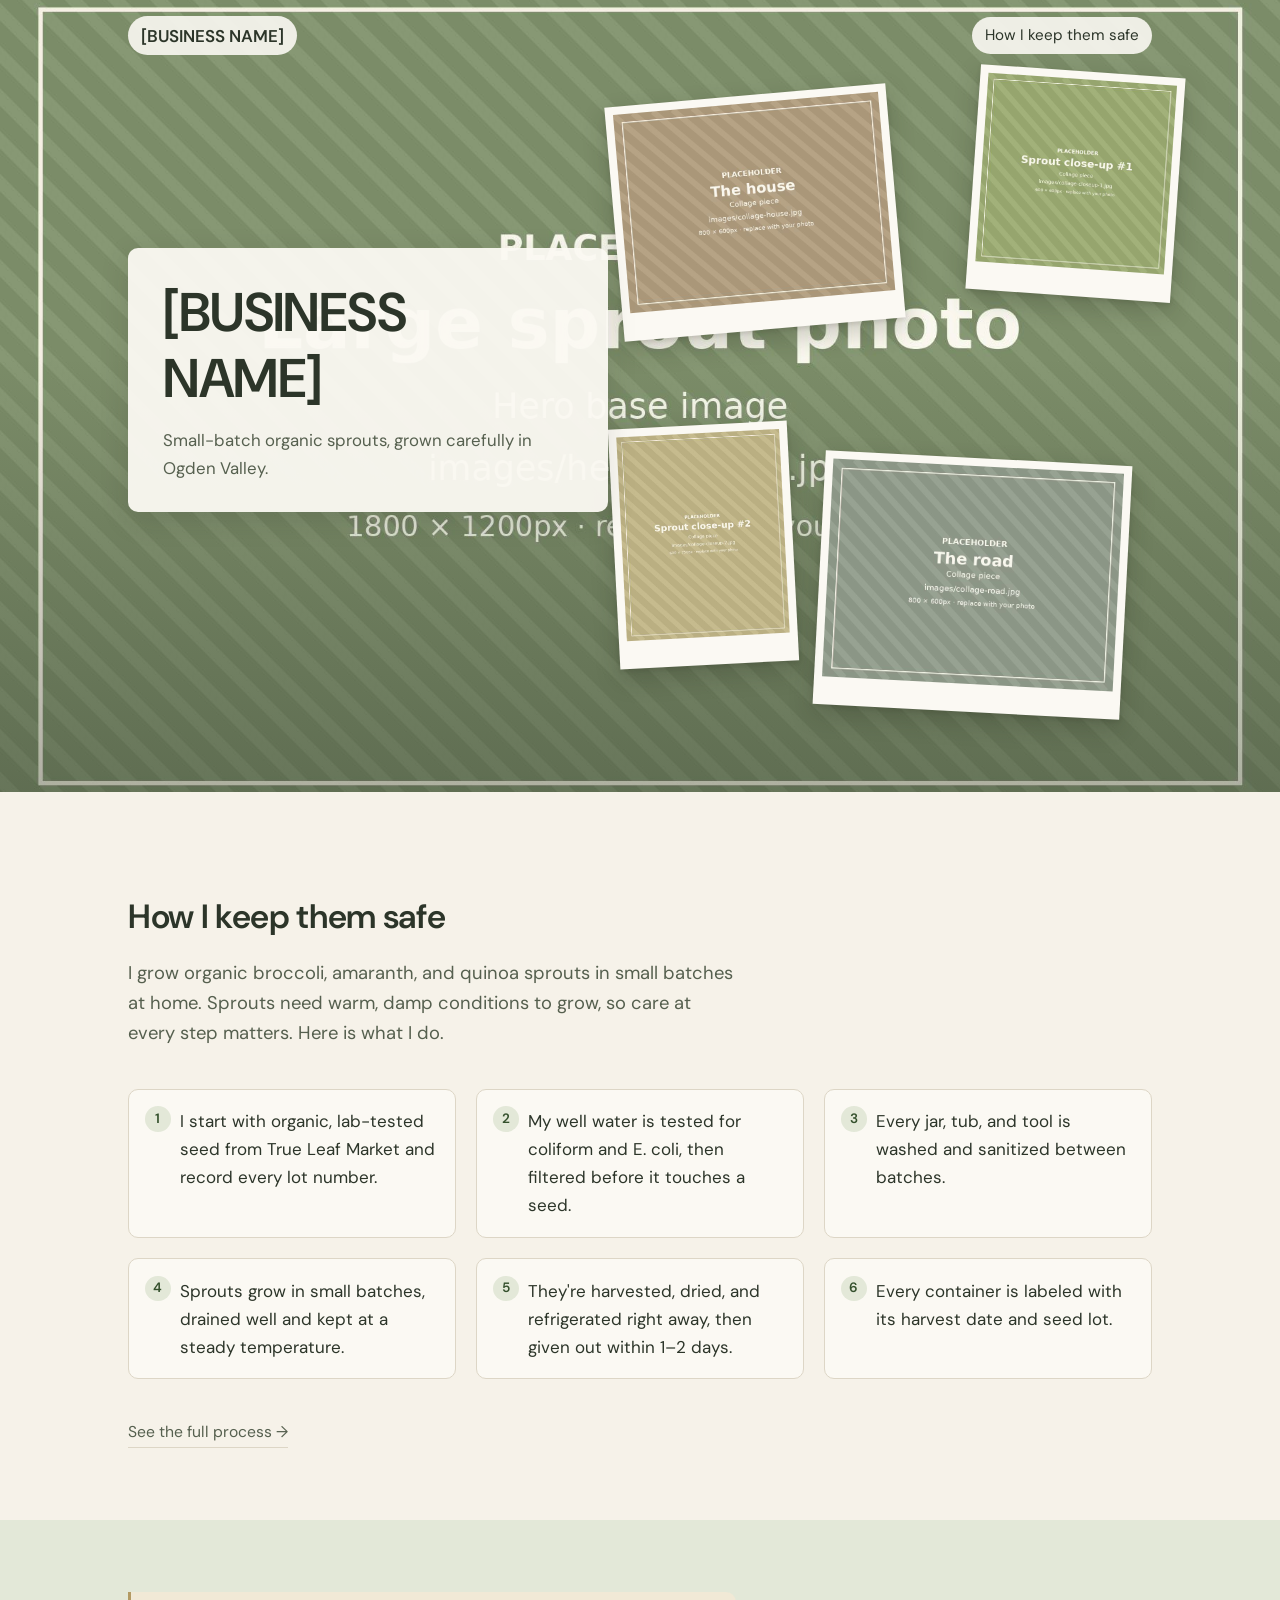
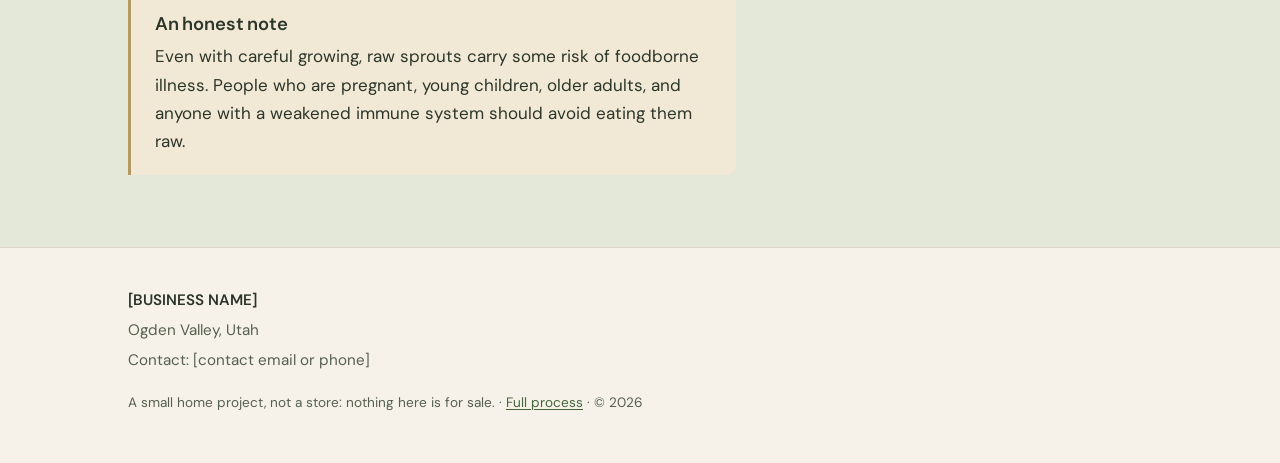
<file: sprouts/index.html>
<!DOCTYPE html>
<html lang="en">
<head>
  <meta charset="UTF-8" />
  <meta name="viewport" content="width=device-width, initial-scale=1.0" />
  <title>[BUSINESS NAME] | Organic sprouts, Ogden Valley</title>
  <meta name="description" content="A small home project growing organic broccoli, amaranth, and quinoa sprouts in Ogden Valley, Utah, and an honest look at how they're kept safe." />
  <meta name="theme-color" content="#f6f2e9" />

  <link rel="preconnect" href="https://fonts.googleapis.com" />
  <link rel="preconnect" href="https://fonts.gstatic.com" crossorigin />
  <link rel="stylesheet" href="https://fonts.googleapis.com/css2?family=DM+Sans:opsz,wght@9..40,400;9..40,600&display=swap" />
  <link rel="stylesheet" href="css/style.css" />
</head>
<body>
  <a class="skip-link" href="#main">Skip to content</a>

  <header class="site-header">
    <div class="wrap">
      <a class="brand" href="index.html" data-site="businessName">[BUSINESS NAME]</a>
      <nav aria-label="Main">
        <a href="#safety">How I keep them safe</a>
      </nav>
    </div>
  </header>

  <main id="main">

    <!-- ============ HERO: layered photo collage ============
         Swap any image by replacing the file in /images with your own
         photo using the SAME filename (or change the src below). -->
    <section class="hero" aria-labelledby="hero-title">
      <div class="collage">
        <img class="collage__base" src="images/hero-sprouts.jpg"
             alt="A jar of fresh green sprouts, close up" width="1800" height="1200" />

        <figure class="piece piece--house reveal">
          <img src="images/collage-house.jpg" alt="The house in Ogden Valley where the sprouts are grown" width="800" height="600" />
        </figure>
        <figure class="piece piece--close1 reveal">
          <img src="images/collage-closeup-1.jpg" alt="Close-up of broccoli sprouts" width="600" height="600" />
        </figure>
        <figure class="piece piece--road reveal">
          <img src="images/collage-road.jpg" alt="The country road leading to the house, with mountains behind" width="800" height="600" />
        </figure>
        <figure class="piece piece--close2 reveal">
          <img src="images/collage-closeup-2.jpg" alt="Close-up of amaranth sprouts" width="600" height="750" />
        </figure>
      </div>

      <div class="hero__text reveal">
        <h1 id="hero-title" data-site="businessName">[BUSINESS NAME]</h1>
        <p data-site="tagline">Small-batch organic sprouts, grown carefully in Ogden Valley.</p>
      </div>
    </section>

    <!-- ============ HOW I KEEP THEM SAFE ============ -->
    <section class="section" id="safety" aria-labelledby="safety-title">
      <div class="wrap">
        <p class="eyebrow reveal">Liberty &amp; Eden, Utah</p>
        <h2 id="safety-title" data-reveal-words>How I keep them safe</h2>
        <p class="intro" data-reveal-words>
          I grow organic broccoli, amaranth, and quinoa sprouts in small batches at home.
          Sprouts need warm, damp conditions to grow, so care at every step matters. Here is what I do.
        </p>

        <ol class="safety-list" data-reveal-stagger>
          <li>I start with organic, lab-tested seed from True Leaf Market and record every lot number.</li>
          <li>My well water is tested for coliform and E.&nbsp;coli, then filtered before it touches a seed.</li>
          <li>Every jar, tub, and tool is washed and sanitized between batches.</li>
          <li>Sprouts grow in small batches, drained well and kept at a steady temperature.</li>
          <li>They're harvested, dried, and refrigerated right away, then given out within 1–2 days.</li>
          <li>Every container is labeled with its harvest date and seed lot.</li>
        </ol>

        <a class="quiet-link reveal" href="protocol.html">See the full process →</a>
      </div>
    </section>

    <!-- ============ HONEST NOTE ============ -->
    <section class="section section--sage" aria-labelledby="note-title">
      <div class="wrap">
        <div class="note reveal">
          <h2 id="note-title">An honest note</h2>
          <p>
            Even with careful growing, raw sprouts carry some risk of foodborne illness.
            People who are pregnant, young children, older adults, and anyone with a weakened
            immune system should avoid eating them raw.
          </p>
        </div>
      </div>
    </section>

  </main>

  <footer class="site-footer">
    <div class="wrap">
      <p><strong data-site="businessName">[BUSINESS NAME]</strong></p>
      <p data-site="location">Ogden Valley, Utah</p>
      <p>Contact: <span data-site="contact">[contact email or phone]</span></p>
      <p class="fine">
        A small home project, not a store: nothing here is for sale.
        · <a href="protocol.html">Full process</a>
        · © <span data-year>2026</span>
      </p>
    </div>
  </footer>

  <script src="js/config.js"></script>
  <script src="js/main.js"></script>
</body>
</html>
</file>
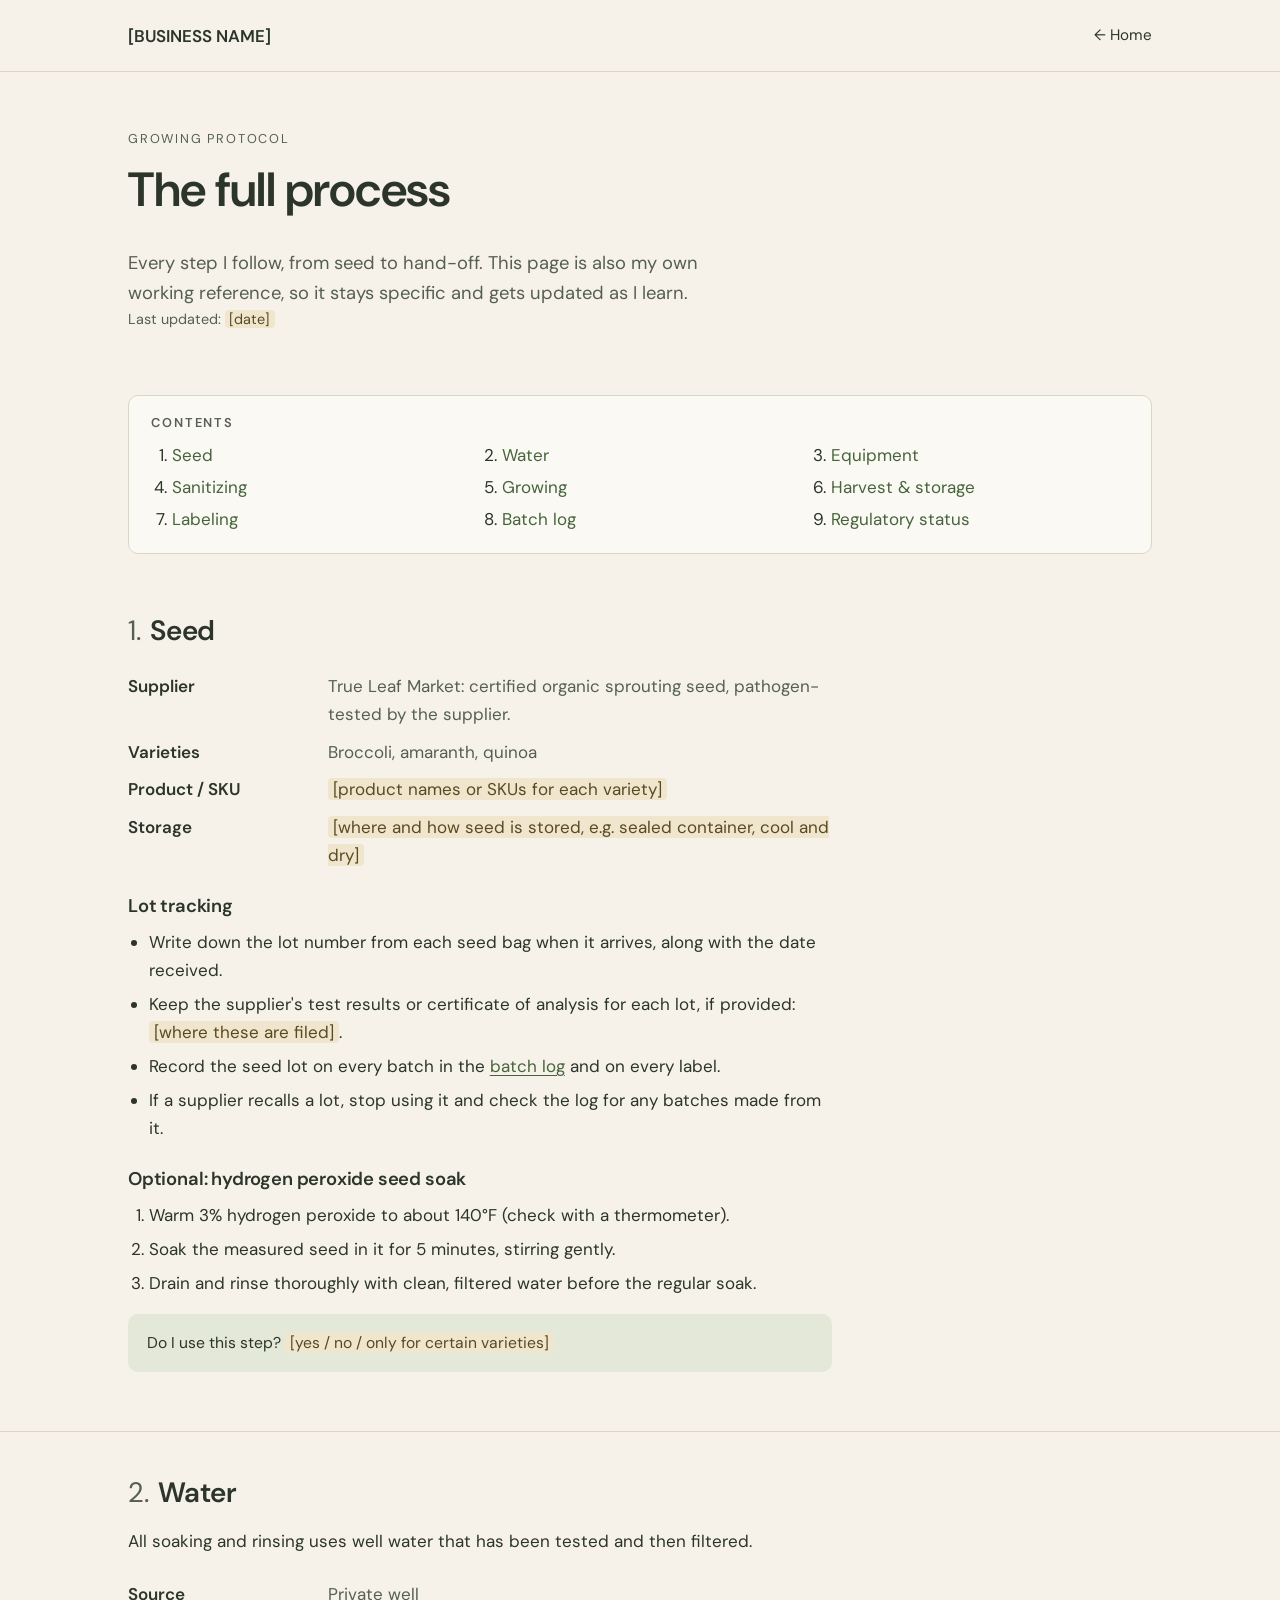
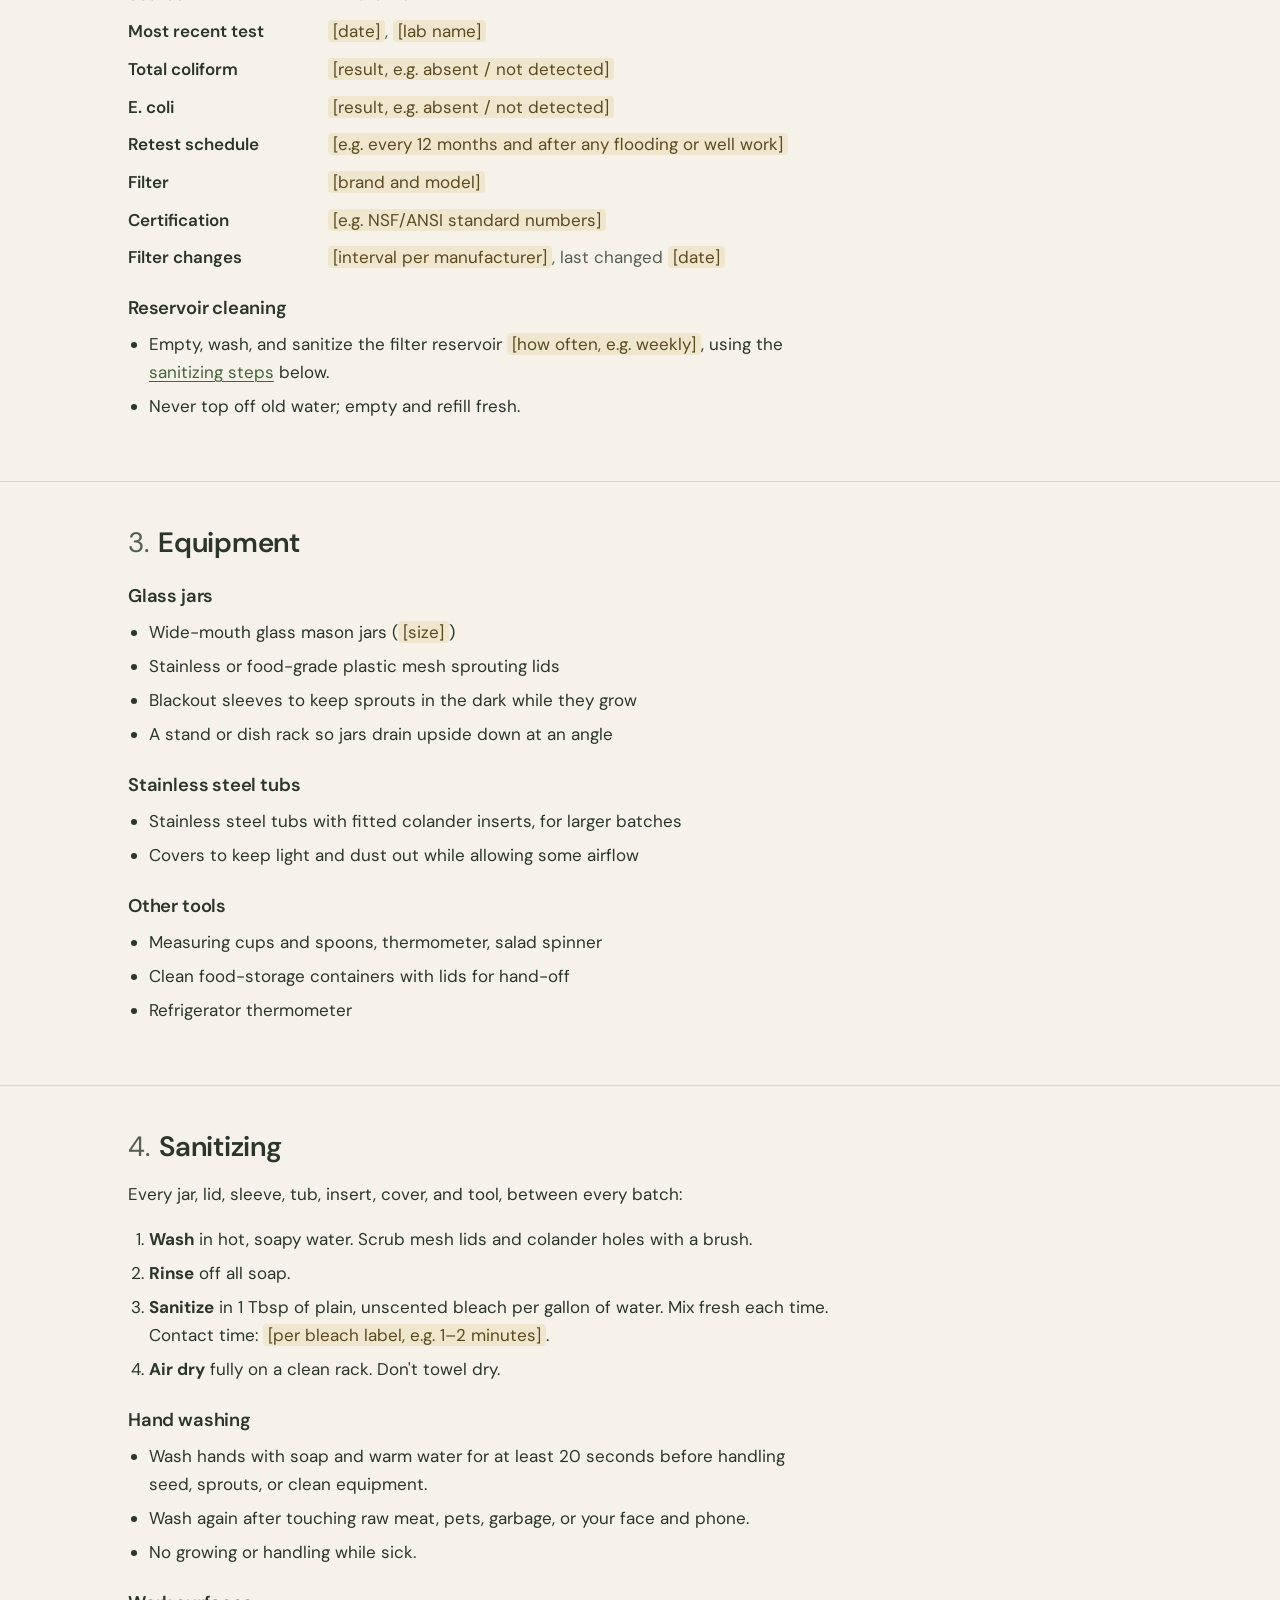
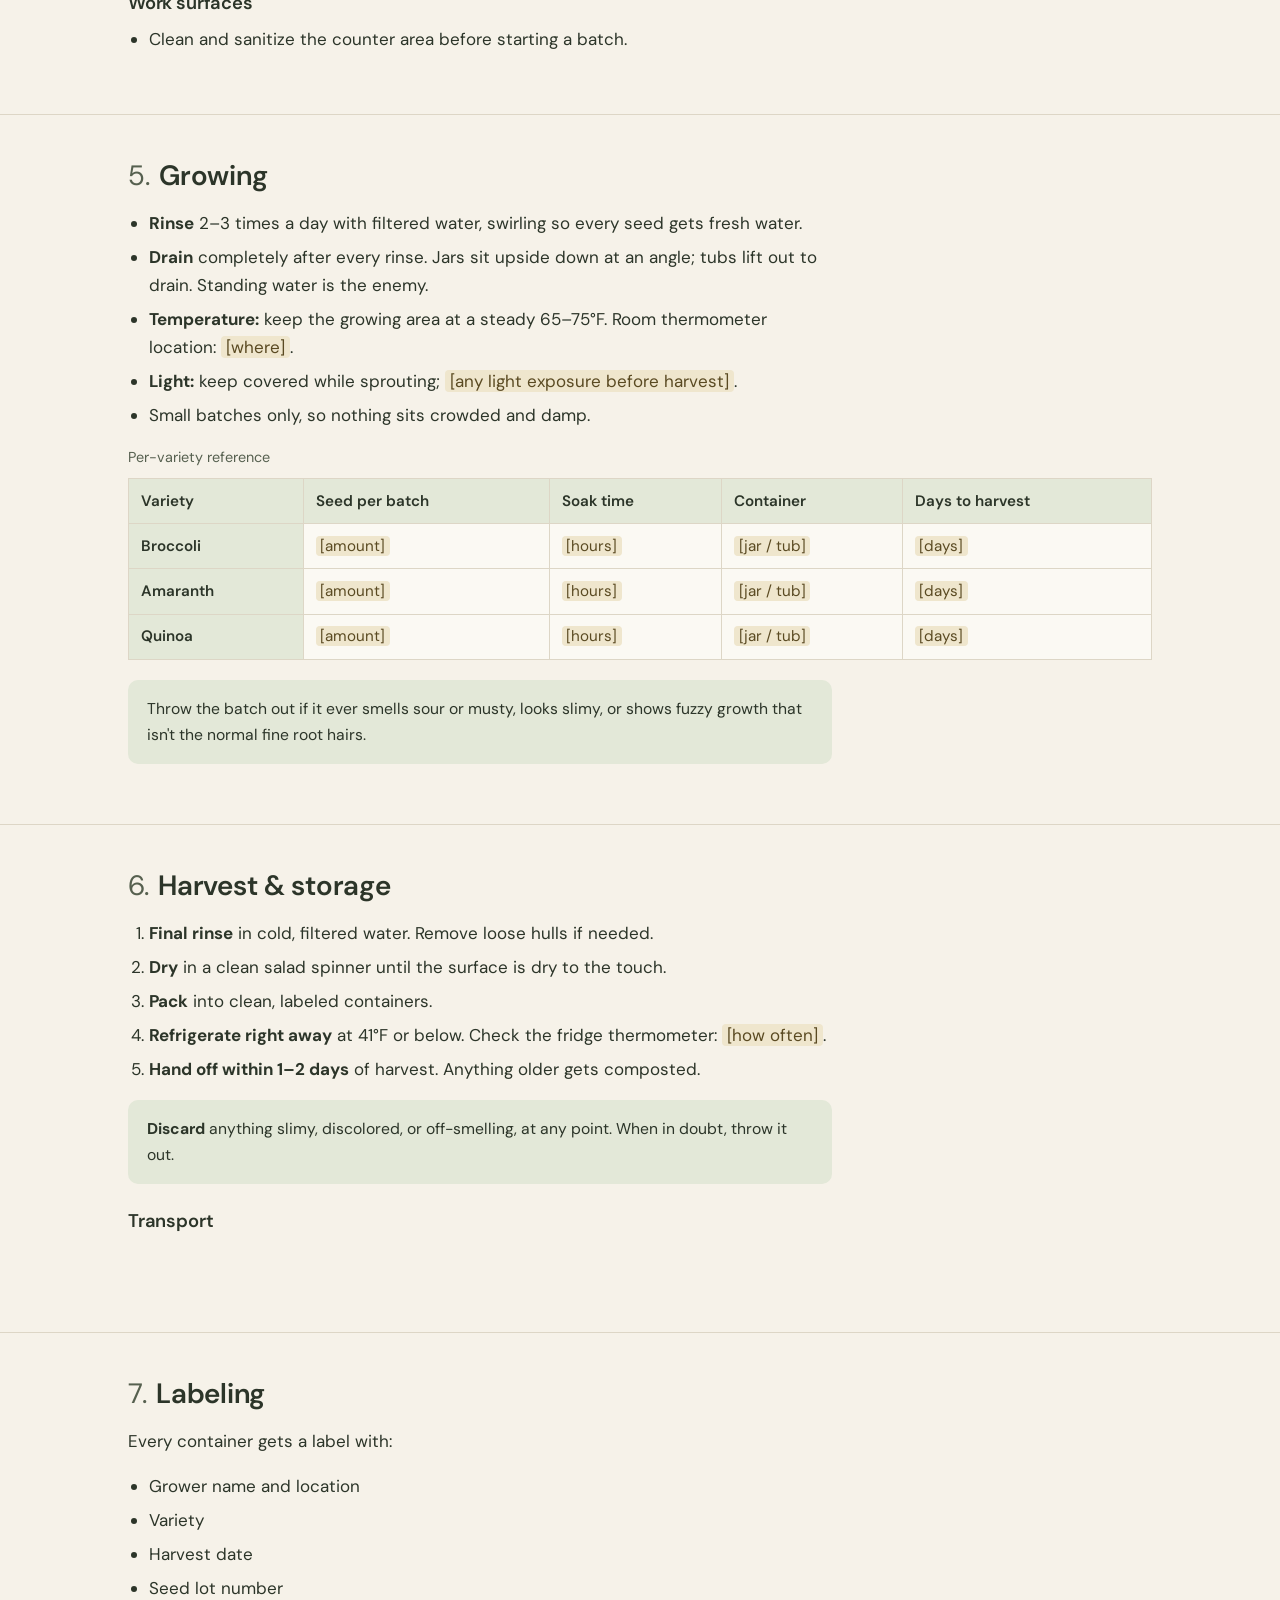
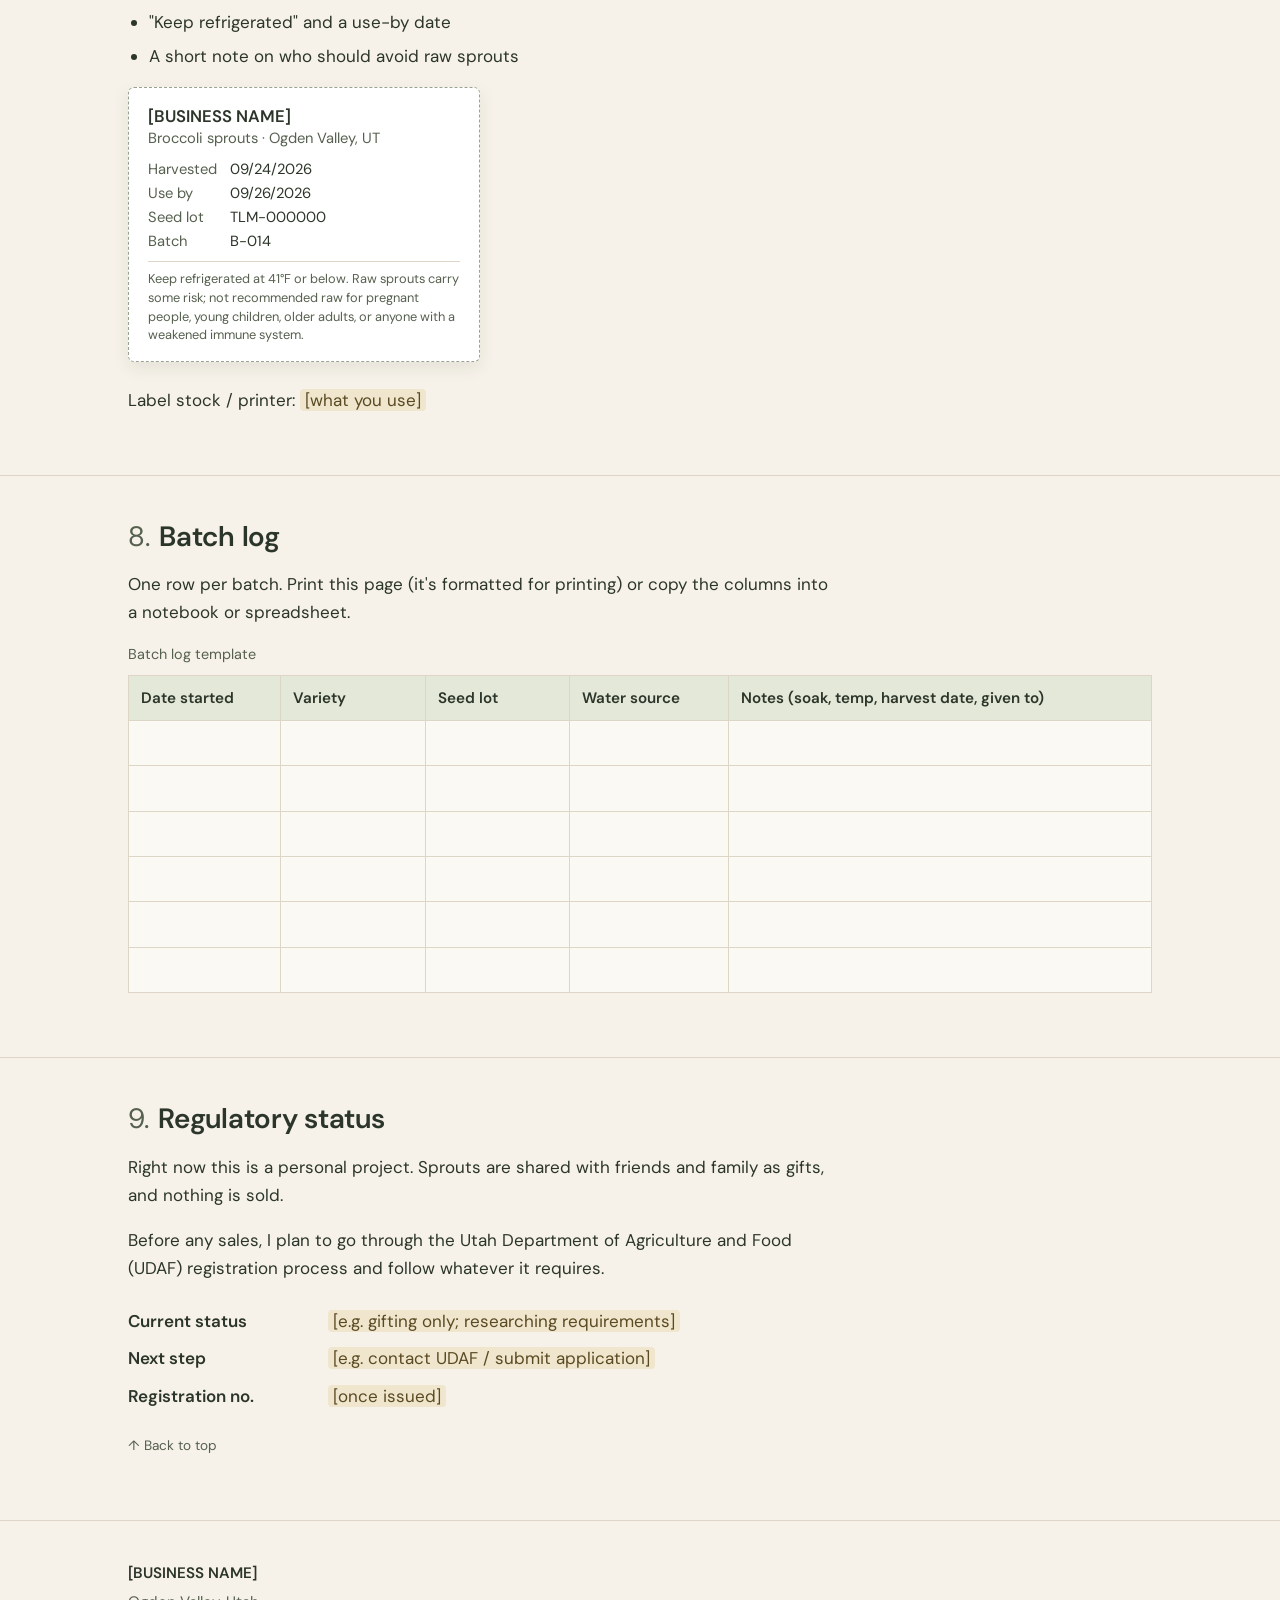
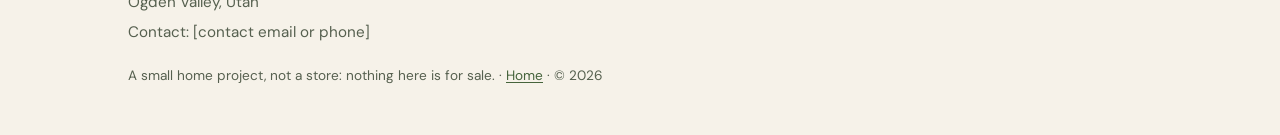
<file: sprouts/protocol.html>
<!DOCTYPE html>
<html lang="en">
<head>
  <meta charset="UTF-8" />
  <meta name="viewport" content="width=device-width, initial-scale=1.0" />
  <title>Full process | [BUSINESS NAME]</title>
  <meta name="description" content="The full growing and food-safety process for a small home sprout project in Ogden Valley, Utah." />
  <meta name="theme-color" content="#f6f2e9" />

  <link rel="preconnect" href="https://fonts.googleapis.com" />
  <link rel="preconnect" href="https://fonts.gstatic.com" crossorigin />
  <link rel="stylesheet" href="https://fonts.googleapis.com/css2?family=DM+Sans:opsz,wght@9..40,400;9..40,600&display=swap" />
  <link rel="stylesheet" href="css/style.css" />
</head>
<body>
  <a class="skip-link" href="#main">Skip to content</a>

  <header class="site-header site-header--plain">
    <div class="wrap">
      <a class="brand" href="index.html" data-site="businessName">[BUSINESS NAME]</a>
      <nav aria-label="Main">
        <a href="index.html">← Home</a>
      </nav>
    </div>
  </header>

  <!--
    EDITING TIP: anything in <em class="fill">[brackets]</em> is a placeholder
    for you to fill in. They're highlighted on the page so they're easy to spot.
  -->

  <main id="main">
    <div class="wrap">
      <header class="doc-head">
        <p class="eyebrow">Growing protocol</p>
        <h1 data-reveal-words>The full process</h1>
        <p class="intro reveal">
          Every step I follow, from seed to hand-off. This page is also my own working
          reference, so it stays specific and gets updated as I learn.
        </p>
        <p class="updated reveal">Last updated: <em class="fill">[date]</em></p>
      </header>

      <nav class="toc reveal" aria-labelledby="toc-title">
        <h2 id="toc-title">Contents</h2>
        <ol>
          <li><a href="#seed">Seed</a></li>
          <li><a href="#water">Water</a></li>
          <li><a href="#equipment">Equipment</a></li>
          <li><a href="#sanitizing">Sanitizing</a></li>
          <li><a href="#growing">Growing</a></li>
          <li><a href="#harvest">Harvest &amp; storage</a></li>
          <li><a href="#labeling">Labeling</a></li>
          <li><a href="#batch-log">Batch log</a></li>
          <li><a href="#regulatory">Regulatory status</a></li>
        </ol>
      </nav>
    </div>

    <!-- 1. SEED -->
    <section class="doc-section" id="seed" aria-labelledby="seed-h">
      <div class="wrap">
        <h2 id="seed-h" class="reveal"><span class="num">1.</span>Seed</h2>
        <dl class="facts reveal">
          <dt>Supplier</dt>
          <dd>True Leaf Market: certified organic sprouting seed, pathogen-tested by the supplier.</dd>
          <dt>Varieties</dt>
          <dd>Broccoli, amaranth, quinoa</dd>
          <dt>Product / SKU</dt>
          <dd><em class="fill">[product names or SKUs for each variety]</em></dd>
          <dt>Storage</dt>
          <dd><em class="fill">[where and how seed is stored, e.g. sealed container, cool and dry]</em></dd>
        </dl>

        <h3 class="reveal">Lot tracking</h3>
        <ul class="reveal">
          <li>Write down the lot number from each seed bag when it arrives, along with the date received.</li>
          <li>Keep the supplier's test results or certificate of analysis for each lot, if provided: <em class="fill">[where these are filed]</em>.</li>
          <li>Record the seed lot on every batch in the <a href="#batch-log">batch log</a> and on every label.</li>
          <li>If a supplier recalls a lot, stop using it and check the log for any batches made from it.</li>
        </ul>

        <h3 class="reveal">Optional: hydrogen peroxide seed soak</h3>
        <ol class="reveal">
          <li>Warm 3% hydrogen peroxide to about 140°F (check with a thermometer).</li>
          <li>Soak the measured seed in it for 5 minutes, stirring gently.</li>
          <li>Drain and rinse thoroughly with clean, filtered water before the regular soak.</li>
        </ol>
        <p class="callout reveal">
          Do I use this step? <em class="fill">[yes / no / only for certain varieties]</em>
        </p>
      </div>
    </section>

    <!-- 2. WATER -->
    <section class="doc-section" id="water" aria-labelledby="water-h">
      <div class="wrap">
        <h2 id="water-h" class="reveal"><span class="num">2.</span>Water</h2>
        <p class="reveal">All soaking and rinsing uses well water that has been tested and then filtered.</p>
        <dl class="facts reveal">
          <dt>Source</dt>
          <dd>Private well</dd>
          <dt>Most recent test</dt>
          <dd><em class="fill">[date]</em>, <em class="fill">[lab name]</em></dd>
          <dt>Total coliform</dt>
          <dd><em class="fill">[result, e.g. absent / not detected]</em></dd>
          <dt>E. coli</dt>
          <dd><em class="fill">[result, e.g. absent / not detected]</em></dd>
          <dt>Retest schedule</dt>
          <dd><em class="fill">[e.g. every 12 months and after any flooding or well work]</em></dd>
          <dt>Filter</dt>
          <dd><em class="fill">[brand and model]</em></dd>
          <dt>Certification</dt>
          <dd><em class="fill">[e.g. NSF/ANSI standard numbers]</em></dd>
          <dt>Filter changes</dt>
          <dd><em class="fill">[interval per manufacturer]</em>, last changed <em class="fill">[date]</em></dd>
        </dl>

        <h3 class="reveal">Reservoir cleaning</h3>
        <ul class="reveal">
          <li>Empty, wash, and sanitize the filter reservoir <em class="fill">[how often, e.g. weekly]</em>, using the <a href="#sanitizing">sanitizing steps</a> below.</li>
          <li>Never top off old water; empty and refill fresh.</li>
        </ul>
      </div>
    </section>

    <!-- 3. EQUIPMENT -->
    <section class="doc-section" id="equipment" aria-labelledby="equip-h">
      <div class="wrap">
        <h2 id="equip-h" class="reveal"><span class="num">3.</span>Equipment</h2>
        <h3 class="reveal">Glass jars</h3>
        <ul class="reveal">
          <li>Wide-mouth glass mason jars (<em class="fill">[size]</em>)</li>
          <li>Stainless or food-grade plastic mesh sprouting lids</li>
          <li>Blackout sleeves to keep sprouts in the dark while they grow</li>
          <li>A stand or dish rack so jars drain upside down at an angle</li>
        </ul>
        <h3 class="reveal">Stainless steel tubs</h3>
        <ul class="reveal">
          <li>Stainless steel tubs with fitted colander inserts, for larger batches</li>
          <li>Covers to keep light and dust out while allowing some airflow</li>
        </ul>
        <h3 class="reveal">Other tools</h3>
        <ul class="reveal">
          <li>Measuring cups and spoons, thermometer, salad spinner</li>
          <li>Clean food-storage containers with lids for hand-off</li>
          <li>Refrigerator thermometer</li>
        </ul>
      </div>
    </section>

    <!-- 4. SANITIZING -->
    <section class="doc-section" id="sanitizing" aria-labelledby="san-h">
      <div class="wrap">
        <h2 id="san-h" class="reveal"><span class="num">4.</span>Sanitizing</h2>
        <p class="reveal">Every jar, lid, sleeve, tub, insert, cover, and tool, between every batch:</p>
        <ol class="reveal">
          <li><strong>Wash</strong> in hot, soapy water. Scrub mesh lids and colander holes with a brush.</li>
          <li><strong>Rinse</strong> off all soap.</li>
          <li><strong>Sanitize</strong> in 1 Tbsp of plain, unscented bleach per gallon of water. Mix fresh each time.
            Contact time: <em class="fill">[per bleach label, e.g. 1–2 minutes]</em>.</li>
          <li><strong>Air dry</strong> fully on a clean rack. Don't towel dry.</li>
        </ol>
        <h3 class="reveal">Hand washing</h3>
        <ul class="reveal">
          <li>Wash hands with soap and warm water for at least 20 seconds before handling seed, sprouts, or clean equipment.</li>
          <li>Wash again after touching raw meat, pets, garbage, or your face and phone.</li>
          <li>No growing or handling while sick.</li>
        </ul>
        <h3 class="reveal">Work surfaces</h3>
        <ul class="reveal">
          <li>Clean and sanitize the counter area before starting a batch.</li>
        </ul>
      </div>
    </section>

    <!-- 5. GROWING -->
    <section class="doc-section" id="growing" aria-labelledby="grow-h">
      <div class="wrap">
        <h2 id="grow-h" class="reveal"><span class="num">5.</span>Growing</h2>
        <ul class="reveal">
          <li><strong>Rinse</strong> 2–3 times a day with filtered water, swirling so every seed gets fresh water.</li>
          <li><strong>Drain</strong> completely after every rinse. Jars sit upside down at an angle; tubs lift out to drain. Standing water is the enemy.</li>
          <li><strong>Temperature:</strong> keep the growing area at a steady 65–75°F. Room thermometer location: <em class="fill">[where]</em>.</li>
          <li><strong>Light:</strong> keep covered while sprouting; <em class="fill">[any light exposure before harvest]</em>.</li>
          <li>Small batches only, so nothing sits crowded and damp.</li>
        </ul>

        <div class="table-scroll reveal">
          <table>
            <caption>Per-variety reference</caption>
            <thead>
              <tr>
                <th scope="col">Variety</th>
                <th scope="col">Seed per batch</th>
                <th scope="col">Soak time</th>
                <th scope="col">Container</th>
                <th scope="col">Days to harvest</th>
              </tr>
            </thead>
            <tbody>
              <tr>
                <th scope="row">Broccoli</th>
                <td><em class="fill">[amount]</em></td>
                <td><em class="fill">[hours]</em></td>
                <td><em class="fill">[jar / tub]</em></td>
                <td><em class="fill">[days]</em></td>
              </tr>
              <tr>
                <th scope="row">Amaranth</th>
                <td><em class="fill">[amount]</em></td>
                <td><em class="fill">[hours]</em></td>
                <td><em class="fill">[jar / tub]</em></td>
                <td><em class="fill">[days]</em></td>
              </tr>
              <tr>
                <th scope="row">Quinoa</th>
                <td><em class="fill">[amount]</em></td>
                <td><em class="fill">[hours]</em></td>
                <td><em class="fill">[jar / tub]</em></td>
                <td><em class="fill">[days]</em></td>
              </tr>
            </tbody>
          </table>
        </div>

        <p class="callout reveal">
          Throw the batch out if it ever smells sour or musty, looks slimy, or shows fuzzy
          growth that isn't the normal fine root hairs.
        </p>
      </div>
    </section>

    <!-- 6. HARVEST & STORAGE -->
    <section class="doc-section" id="harvest" aria-labelledby="harvest-h">
      <div class="wrap">
        <h2 id="harvest-h" class="reveal"><span class="num">6.</span>Harvest &amp; storage</h2>
        <ol class="reveal">
          <li><strong>Final rinse</strong> in cold, filtered water. Remove loose hulls if needed.</li>
          <li><strong>Dry</strong> in a clean salad spinner until the surface is dry to the touch.</li>
          <li><strong>Pack</strong> into clean, labeled containers.</li>
          <li><strong>Refrigerate right away</strong> at 41°F or below. Check the fridge thermometer: <em class="fill">[how often]</em>.</li>
          <li><strong>Hand off within 1–2 days</strong> of harvest. Anything older gets composted.</li>
        </ol>
        <p class="callout reveal">
          <strong>Discard</strong> anything slimy, discolored, or off-smelling, at any point. When in doubt, throw it out.
        </p>
        <h3 class="reveal">Transport</h3>
        <ul class="reveal">
          <li><em class="fill">[e.g. cooler with ice packs for any trip over 30 minutes]</em></li>
        </ul>
      </div>
    </section>

    <!-- 7. LABELING -->
    <section class="doc-section" id="labeling" aria-labelledby="label-h">
      <div class="wrap">
        <h2 id="label-h" class="reveal"><span class="num">7.</span>Labeling</h2>
        <p class="reveal">Every container gets a label with:</p>
        <ul class="reveal">
          <li>Grower name and location</li>
          <li>Variety</li>
          <li>Harvest date</li>
          <li>Seed lot number</li>
          <li>"Keep refrigerated" and a use-by date</li>
          <li>A short note on who should avoid raw sprouts</li>
        </ul>

        <figure class="label-mock reveal">
          <figcaption class="visually-hidden">Example label</figcaption>
          <div>
            <p class="label-mock__name" data-site="businessName">[BUSINESS NAME]</p>
            <p class="label-mock__product">Broccoli sprouts · Ogden Valley, UT</p>
            <dl>
              <dt>Harvested</dt><dd>09/24/2026</dd>
              <dt>Use by</dt><dd>09/26/2026</dd>
              <dt>Seed lot</dt><dd>TLM-000000</dd>
              <dt>Batch</dt><dd>B-014</dd>
            </dl>
            <p class="label-mock__warn">
              Keep refrigerated at 41°F or below. Raw sprouts carry some risk; not recommended
              raw for pregnant people, young children, older adults, or anyone with a weakened
              immune system.
            </p>
          </div>
        </figure>
        <p class="reveal">Label stock / printer: <em class="fill">[what you use]</em></p>
      </div>
    </section>

    <!-- 8. BATCH LOG -->
    <section class="doc-section" id="batch-log" aria-labelledby="log-h">
      <div class="wrap">
        <h2 id="log-h" class="reveal"><span class="num">8.</span>Batch log</h2>
        <p class="reveal">
          One row per batch. Print this page (it's formatted for printing) or copy the
          columns into a notebook or spreadsheet.
        </p>
        <div class="table-scroll reveal">
          <table class="log">
            <caption>Batch log template</caption>
            <thead>
              <tr>
                <th scope="col">Date started</th>
                <th scope="col">Variety</th>
                <th scope="col">Seed lot</th>
                <th scope="col">Water source</th>
                <th scope="col">Notes (soak, temp, harvest date, given to)</th>
              </tr>
            </thead>
            <tbody>
              <tr><td>&nbsp;</td><td></td><td></td><td></td><td></td></tr>
              <tr><td>&nbsp;</td><td></td><td></td><td></td><td></td></tr>
              <tr><td>&nbsp;</td><td></td><td></td><td></td><td></td></tr>
              <tr><td>&nbsp;</td><td></td><td></td><td></td><td></td></tr>
              <tr><td>&nbsp;</td><td></td><td></td><td></td><td></td></tr>
              <tr><td>&nbsp;</td><td></td><td></td><td></td><td></td></tr>
            </tbody>
          </table>
        </div>
      </div>
    </section>

    <!-- 9. REGULATORY STATUS -->
    <section class="doc-section" id="regulatory" aria-labelledby="reg-h">
      <div class="wrap">
        <h2 id="reg-h" class="reveal"><span class="num">9.</span>Regulatory status</h2>
        <p class="reveal">
          Right now this is a personal project. Sprouts are shared with friends and family
          as gifts, and nothing is sold.
        </p>
        <p class="reveal">
          Before any sales, I plan to go through the Utah Department of Agriculture and Food (UDAF)
          registration process and follow whatever it requires.
        </p>
        <dl class="facts reveal">
          <dt>Current status</dt>
          <dd><em class="fill">[e.g. gifting only; researching requirements]</em></dd>
          <dt>Next step</dt>
          <dd><em class="fill">[e.g. contact UDAF / submit application]</em></dd>
          <dt>Registration no.</dt>
          <dd><em class="fill">[once issued]</em></dd>
        </dl>
        <p class="reveal"><a class="back-top" href="#main">↑ Back to top</a></p>
      </div>
    </section>
  </main>

  <footer class="site-footer">
    <div class="wrap">
      <p><strong data-site="businessName">[BUSINESS NAME]</strong></p>
      <p data-site="location">Ogden Valley, Utah</p>
      <p>Contact: <span data-site="contact">[contact email or phone]</span></p>
      <p class="fine">
        A small home project, not a store: nothing here is for sale.
        · <a href="index.html">Home</a>
        · © <span data-year>2026</span>
      </p>
    </div>
  </footer>

  <script src="js/config.js"></script>
  <script src="js/main.js"></script>
</body>
</html>
</file>
<file: sprouts/css/style.css>
/*
  style.css: shared styles for index.html and protocol.html
  ---------------------------------------------------------------------------
  Mobile-first: base rules are for phones; @media (min-width: ...) blocks
  layer on changes for larger screens. Colors live in :root so the whole
  palette can be adjusted in one place.
*/

/* ---------- 1. Palette & basics ---------- */
:root {
  --cream: #f6f2e9;        /* page background */
  --paper: #fbf9f3;        /* cards, labels */
  --sage: #e3e8d8;         /* soft green panels */
  --line: #ddd6c6;         /* borders, rules */
  --ink: #2c3529;          /* main text (≈12:1 on cream) */
  --muted: #56604f;        /* secondary text (≈5.9:1 on cream) */
  --green: #46643c;        /* links & accents (≈6:1 on cream) */
  --green-dark: #34502c;
  --note: #f1e9d6;         /* honest-note background */

  --font: "DM Sans", system-ui, -apple-system, "Segoe UI", Roboto, sans-serif;
  --measure: 38rem;        /* comfortable reading width */
  --gutter: 1.25rem;
  --radius: 10px;
  --ease: cubic-bezier(0.22, 0.61, 0.36, 1);
}

*,
*::before,
*::after { box-sizing: border-box; }

html { -webkit-text-size-adjust: 100%; scroll-behavior: smooth; }

body {
  margin: 0;
  background: var(--cream);
  color: var(--ink);
  font-family: var(--font);
  font-size: 1.0625rem;
  line-height: 1.65;
}

img { display: block; max-width: 100%; height: auto; }

a { color: var(--green); text-underline-offset: 0.18em; text-decoration-thickness: 1px; }
a:hover { color: var(--green-dark); }
a:focus-visible,
button:focus-visible {
  outline: 2px solid var(--green);
  outline-offset: 3px;
  border-radius: 3px;
}

h1, h2, h3 { line-height: 1.2; font-weight: 600; letter-spacing: -0.01em; margin: 0 0 0.6em; }
h2 { font-size: clamp(1.5rem, 1.2rem + 1.4vw, 2.1rem); }
h3 { font-size: 1.15rem; }
p  { margin: 0 0 1em; }

.skip-link {
  position: absolute; left: 1rem; top: -3rem;
  background: var(--ink); color: var(--paper);
  padding: 0.5rem 0.9rem; border-radius: var(--radius); z-index: 100;
}
.skip-link:focus { top: 1rem; color: var(--paper); }

.visually-hidden {
  position: absolute !important; width: 1px; height: 1px;
  overflow: hidden; clip: rect(0 0 0 0); white-space: nowrap;
}

.wrap { width: min(100% - 2 * var(--gutter), 64rem); margin-inline: auto; }
.narrow { max-width: var(--measure); }

.eyebrow {
  font-size: 0.8rem; letter-spacing: 0.14em; text-transform: uppercase;
  color: var(--muted); margin-bottom: 0.75rem;
}

/* ---------- 2. Header ---------- */
.site-header {
  position: absolute; inset: 0 0 auto 0; z-index: 10;
  padding: 1rem 0;
}
.site-header .wrap { display: flex; align-items: center; justify-content: space-between; gap: 1rem; }
.brand {
  font-weight: 600; text-decoration: none; color: var(--ink);
  background: rgba(251, 249, 243, 0.9);
  padding: 0.35rem 0.8rem; border-radius: 999px;
}
.site-header nav a {
  display: none;                         /* hidden on small phones to keep the header calm */
  white-space: nowrap;
  font-size: 0.95rem; text-decoration: none; color: var(--ink);
  background: rgba(251, 249, 243, 0.9);
  padding: 0.35rem 0.8rem; border-radius: 999px;
}

@media (min-width: 36rem) { .site-header nav a { display: inline-block; } }

/* Header on the protocol page sits in normal flow */
.site-header--plain { position: static; border-bottom: 1px solid var(--line); }
.site-header--plain .brand,
.site-header--plain nav a { background: none; padding-inline: 0; display: inline-block; }

/* ---------- 3. Hero collage ---------- */
.hero {
  position: relative;
  min-height: 92svh;
  display: grid;
  align-items: end;
  overflow: hidden;
  background: var(--sage);
}

.collage { position: absolute; inset: 0; }

.collage__base {
  position: absolute; inset: 0;
  width: 100%; height: 100%; object-fit: cover;
}

/* Soft wash so the smaller pieces and text sit gently on top */
.collage::after {
  content: ""; position: absolute; inset: 0;
  background: linear-gradient(to top, rgba(44, 53, 41, 0.35), rgba(44, 53, 41, 0) 55%);
}

/* The smaller "prints" placed on top at slight angles */
.piece {
  position: absolute; margin: 0; z-index: 1;
  background: var(--paper);
  padding: 6px 6px 22px;               /* white border, deeper at the bottom like a print */
  box-shadow: 0 10px 24px rgba(30, 35, 25, 0.22), 0 2px 4px rgba(30, 35, 25, 0.12);
  transform: rotate(var(--r, 0deg));
}
.piece img { width: 100%; aspect-ratio: var(--ar, 4 / 3); object-fit: cover; }

/* Phone layout: three small pieces across the top half */
.piece--house   { --r: -4deg; --ar: 4 / 3; width: 42%; top: 12%; left: 5%; }
.piece--close1  { --r: 5deg;  --ar: 1 / 1; width: 34%; top: 16%; right: 6%; }
.piece--road    { --r: 2deg;  --ar: 4 / 3; width: 38%; top: 34%; left: 30%; }
.piece--close2  { display: none; }

.hero__text {
  position: relative; z-index: 2;
  margin: 0 var(--gutter) 2rem;
  padding: 1.4rem 1.5rem 1.2rem;
  background: rgba(251, 249, 243, 0.95);
  border-radius: var(--radius);
  max-width: 30rem;
  box-shadow: 0 8px 30px rgba(30, 35, 25, 0.12);
}
.hero__text h1 { font-size: clamp(2rem, 1.4rem + 3vw, 3.4rem); margin-bottom: 0.3em; }
.hero__text p { color: var(--muted); margin: 0; font-size: 1.05rem; }

@media (min-width: 48rem) {
  .hero { min-height: 88vh; align-items: center; }
  .hero__text { margin-left: max(var(--gutter), calc((100vw - 64rem) / 2)); padding: 2rem 2.2rem 1.8rem; }

  .piece { padding: 8px 8px 28px; }
  .piece--house  { width: 22%; top: 12%; left: auto; right: 30%; --r: -5deg; }
  .piece--close1 { width: 16%; top: 9%;  right: 8%;  --r: 4deg; }
  .piece--road   { width: 24%; top: auto; bottom: 10%; left: auto; right: 12%; --r: 3deg; }
  .piece--close2 { display: block; width: 14%; bottom: 16%; right: 38%; --r: -3deg; --ar: 4 / 5; }
}

/* ---------- 4. Sections ---------- */
.section { padding: 4.5rem 0; }
.section--sage { background: var(--sage); }

.intro { font-size: 1.15rem; color: var(--muted); max-width: var(--measure); }

.safety-list {
  list-style: none; padding: 0; margin: 2.5rem 0 0;
  display: grid; gap: 1rem;
}
.safety-list li {
  background: var(--paper);
  border: 1px solid var(--line);
  border-radius: var(--radius);
  padding: 1.1rem 1.2rem 1.1rem 3.2rem;
  position: relative;
}
.safety-list li::before {            /* small numbered circle */
  counter-increment: safety;
  content: counter(safety);
  position: absolute; left: 1rem; top: 1.05rem;
  width: 1.6rem; height: 1.6rem; border-radius: 50%;
  background: var(--sage); color: var(--green-dark);
  font-size: 0.85rem; font-weight: 600;
  display: grid; place-items: center;
}
.safety-list { counter-reset: safety; }

@media (min-width: 48rem) {
  .safety-list { grid-template-columns: repeat(2, 1fr); gap: 1.25rem; }
}
@media (min-width: 64rem) {
  .safety-list { grid-template-columns: repeat(3, 1fr); }
}

.note {
  background: var(--note);
  border-left: 3px solid #b39a63;
  border-radius: 0 var(--radius) var(--radius) 0;
  padding: 1.3rem 1.5rem;
  max-width: var(--measure);
}
.note h2 { font-size: 1.15rem; margin-bottom: 0.4em; }
.note p:last-child { margin-bottom: 0; }

.quiet-link {
  display: inline-block; margin-top: 2.5rem;
  color: var(--muted); text-decoration: none; font-size: 0.98rem;
  border-bottom: 1px solid var(--line); padding-bottom: 2px;
  transition: color 0.3s var(--ease), border-color 0.3s var(--ease);
}
.quiet-link:hover { color: var(--green); border-color: var(--green); }

/* ---------- 5. Footer ---------- */
.site-footer {
  border-top: 1px solid var(--line);
  padding: 2.5rem 0 3rem;
  color: var(--muted); font-size: 0.95rem;
}
.site-footer .wrap { display: grid; gap: 0.3rem; }
.site-footer strong { color: var(--ink); font-weight: 600; }
.site-footer p { margin: 0; }
.site-footer .fine { margin-top: 0.9rem; font-size: 0.85rem; }

/* ---------- 6. Protocol page ---------- */
.doc-head { padding: 3.5rem 0 1rem; }
.doc-head h1 { font-size: clamp(2rem, 1.5rem + 2.4vw, 3rem); }
.doc-head .intro { margin-bottom: 0; }
.updated { font-size: 0.9rem; color: var(--muted); }

.toc {
  margin: 2rem 0 1rem;
  background: var(--paper);
  border: 1px solid var(--line);
  border-radius: var(--radius);
  padding: 1.2rem 1.4rem;
}
.toc h2 { font-size: 0.8rem; letter-spacing: 0.14em; text-transform: uppercase; color: var(--muted); margin-bottom: 0.7rem; }
.toc ol { margin: 0; padding-left: 1.3rem; display: grid; gap: 0.25rem 2rem; }
.toc a { text-decoration: none; }
.toc a:hover { text-decoration: underline; }
@media (min-width: 40rem) { .toc ol { grid-template-columns: repeat(2, 1fr); } }
@media (min-width: 60rem) { .toc ol { grid-template-columns: repeat(3, 1fr); } }

.doc-section {
  padding: 2.75rem 0;
  border-top: 1px solid var(--line);
  scroll-margin-top: 1rem;
}
.doc-section:first-of-type { border-top: 0; }
.doc-section h2 { font-size: clamp(1.35rem, 1.2rem + 0.8vw, 1.75rem); }
.doc-section h2 .num { color: var(--muted); font-weight: 400; margin-right: 0.35em; }
.doc-section h3 { margin-top: 1.6rem; }
.doc-section ul,
.doc-section ol { padding-left: 1.3rem; margin: 0 0 1em; }
.doc-section li { margin-bottom: 0.35em; }
.doc-section > .wrap > *:not(.table-scroll):not(.label-mock) { max-width: 44rem; }

.back-top { font-size: 0.85rem; color: var(--muted); text-decoration: none; }
.back-top:hover { color: var(--green); }

/* Placeholders for you to fill in: easy to spot while editing */
.fill {
  background: #efe6cd;
  border-radius: 4px;
  padding: 0 0.3em;
  color: #5a4a22;
  font-style: normal;
}

/* Key/value facts (supplier, filter, etc.) */
.facts { display: grid; gap: 0.1rem 1.5rem; margin: 0 0 1.2em; }
.facts dt { font-weight: 600; margin-top: 0.6rem; }
.facts dd { margin: 0; color: var(--muted); }
@media (min-width: 40rem) {
  .facts { grid-template-columns: 11rem 1fr; }
  .facts dt, .facts dd { margin-top: 0.5rem; }
}

.callout {
  background: var(--sage);
  border-radius: var(--radius);
  padding: 1rem 1.2rem;
  font-size: 0.98rem;
}
.callout p:last-child { margin-bottom: 0; }

/* Tables */
.table-scroll { overflow-x: auto; margin: 0 0 1.2em; -webkit-overflow-scrolling: touch; }
table { border-collapse: collapse; width: 100%; font-size: 0.95rem; background: var(--paper); }
caption { text-align: left; color: var(--muted); font-size: 0.9rem; padding-bottom: 0.5rem; }
th, td { border: 1px solid var(--line); padding: 0.6rem 0.75rem; text-align: left; vertical-align: top; }
th { background: var(--sage); font-weight: 600; }
.log td { height: 2.6rem; min-width: 7rem; }
.log td:last-child { min-width: 14rem; }

/* Label mockup */
.label-mock {
  width: min(100%, 22rem);
  background: #fff;
  border: 1px dashed #9aa38f;
  border-radius: 6px;
  padding: 1rem 1.2rem;
  font-size: 0.92rem;
  line-height: 1.45;
  box-shadow: 0 6px 18px rgba(30, 35, 25, 0.08);
  margin: 1rem 0 1.5rem;
}
.label-mock__name { font-weight: 600; font-size: 1.05rem; margin: 0; }
.label-mock__product { margin: 0 0 0.6rem; color: var(--muted); }
.label-mock dl { display: grid; grid-template-columns: auto 1fr; gap: 0.15rem 0.8rem; margin: 0 0 0.6rem; }
.label-mock dt { color: var(--muted); }
.label-mock dd { margin: 0; font-variant-numeric: tabular-nums; }
.label-mock__warn {
  border-top: 1px solid var(--line); padding-top: 0.5rem; margin: 0;
  font-size: 0.8rem; color: var(--muted);
}

/* ---------- 7. Scroll reveal animations ----------
   Only active when main.js adds .motion-ok to <html>, which it does ONLY
   if the visitor has NOT asked for reduced motion. Without JS, or with
   reduced motion, everything is simply visible. */
.motion-ok .reveal {
  opacity: 0;
  transform: translateY(18px);
  transition: opacity 0.9s var(--ease), transform 0.9s var(--ease);
}
.motion-ok .reveal.is-visible { opacity: 1; transform: none; }

.motion-ok [data-reveal-words] .word {
  display: inline-block;
  opacity: 0;
  transform: translateY(0.45em);
  transition: opacity 0.7s var(--ease), transform 0.7s var(--ease);
}
.motion-ok [data-reveal-words].is-visible .word { opacity: 1; transform: none; }

/* Collage pieces settle gently into place */
.motion-ok .piece.reveal {
  transform: translateY(-14px) rotate(calc(var(--r, 0deg) * 2.2));
  transition-duration: 1.2s;
}
.motion-ok .piece.reveal.is-visible { transform: rotate(var(--r, 0deg)); }

@media (prefers-reduced-motion: reduce) {
  html { scroll-behavior: auto; }
  *, *::before, *::after { transition: none !important; animation: none !important; }
}

/* ---------- 8. Print (handy for the protocol & batch log) ---------- */
@media print {
  body { background: #fff; font-size: 11pt; }
  .site-header, .site-footer, .back-top, .skip-link { display: none; }
  .doc-section { break-inside: avoid-page; padding: 1.2rem 0; }
  a { color: inherit; text-decoration: none; }
  .fill { background: none; border-bottom: 1px solid #999; }
  .motion-ok .reveal,
  .motion-ok [data-reveal-words] .word { opacity: 1 !important; transform: none !important; }
}
</file>
